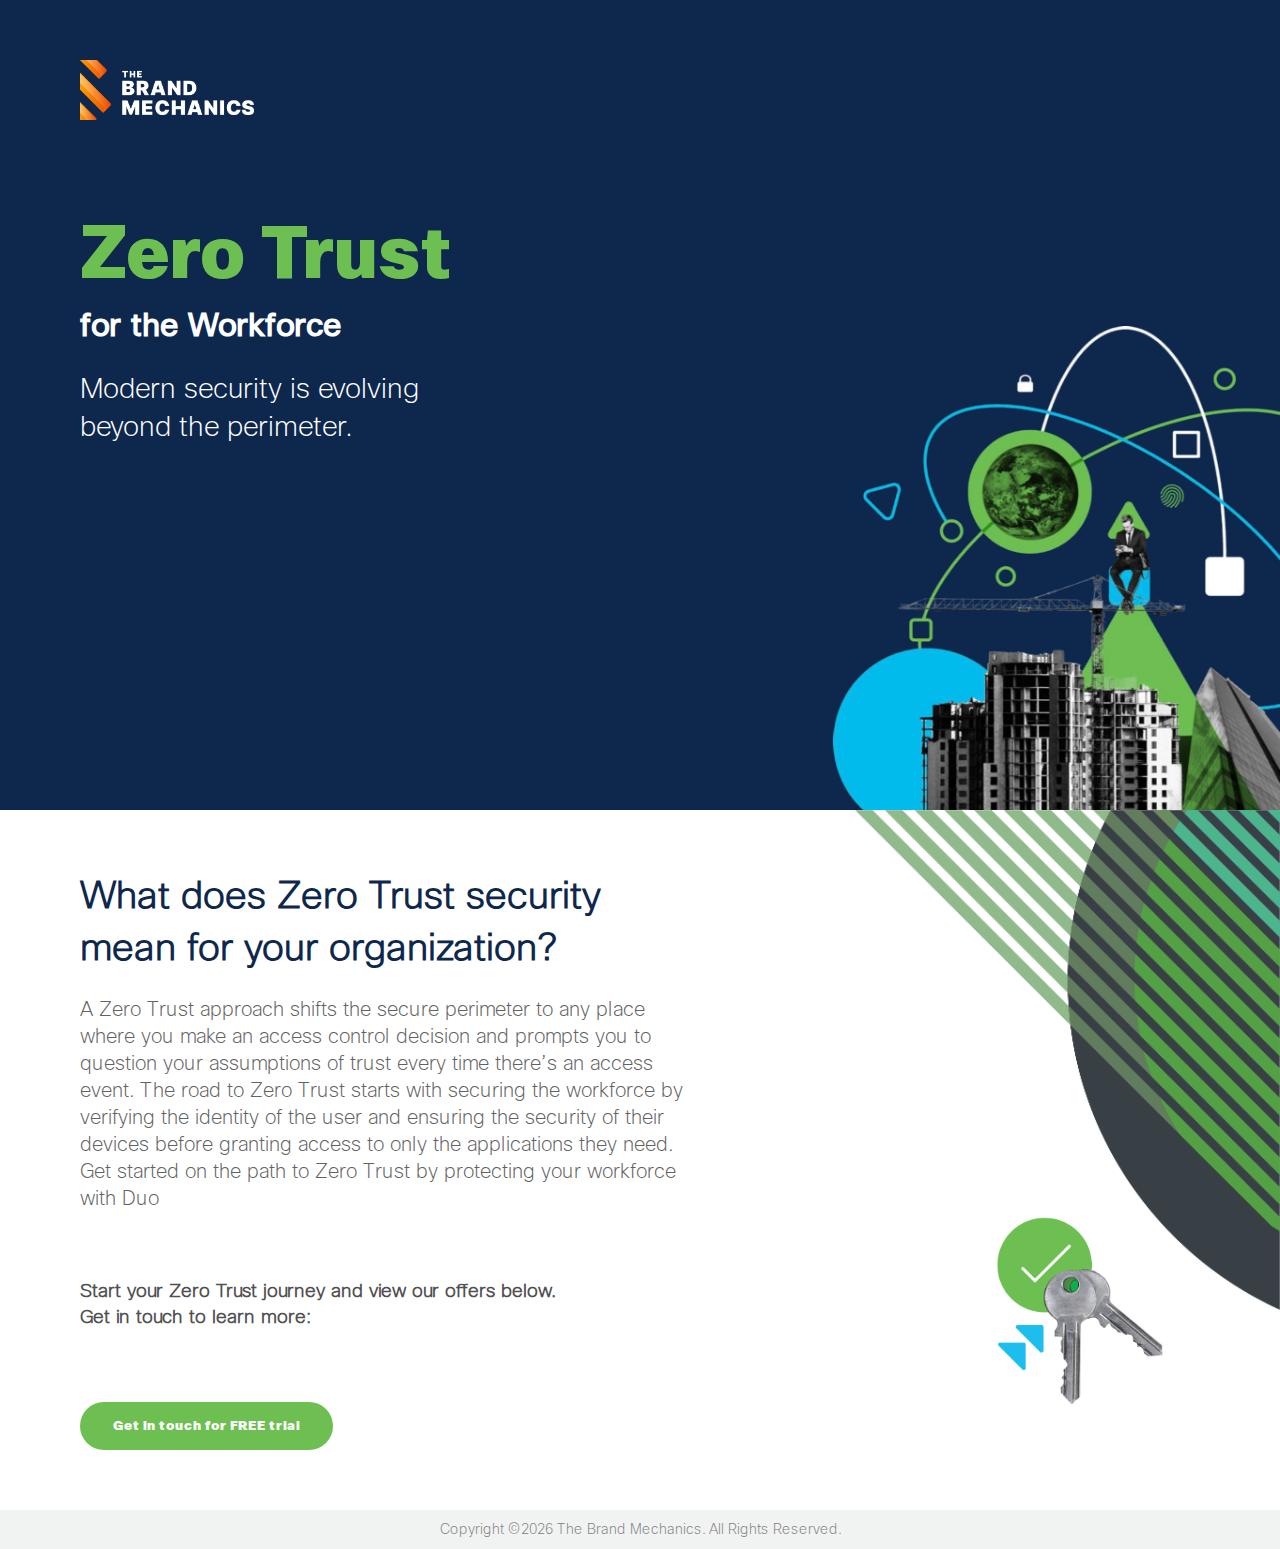
<file: index.html>
<!DOCTYPE html>
<html lang="en">
<head>
    <meta charset="UTF-8">
    <meta http-equiv="X-UA-Compatible" content="IE=edge">
    <meta name="viewport" content="width=device-width, initial-scale=1.0">
    <title>The Brand Mechanics</title>

    <!-- CSS LINK ------------ -->
    <link rel="stylesheet" href="style.css">

    

</head>
<body>
   
    <div class="emailer">
    <header>
        <div class="logo">
            <img src="/Images/Brand-Mechanics-Final-logo-wht.png" alt="Logo">
        </div>
        <div class="content">
            <div class="left">
                <h1><span>Zero Trust</span><br/>
                    for the Workforce</h1><br/>
                    <p>Modern security is evolving <br/>
                        beyond the perimeter.</p>

                        
            </div>
            <div class="right">
             <img src="/Images/banner-image.png" alt="Banner Image">
            </div>
        </div>
    </header>
    <!-- END OF THE HEADER --------- -->


    <div class="section2">
        <div class="left">
             <h2>
                What does Zero Trust security <br/>
                mean for your organization?
             </h2>
             <br/>
             <p>A Zero Trust approach shifts the secure perimeter to any place where
                you make an access control decision and prompts you to question your
                assumptions of trust every time there’s an access event. The road to
                Zero Trust starts with securing the workforce by verifying the identity
                of the user and ensuring the security of their devices before granting
                access to only the applications they need. Get started on the path to
                Zero Trust by protecting your workforce with Duo</p>

                <br/><br/><br/>

                <h3>Start your Zero Trust journey and view our offers below. <br/>
                    Get in touch to learn more:</h3>
                    <br/>
                   <a href="/home.html">
                    <button type="submit">Get in touch for FREE trial</button>
                   </a>

                   <img src="/Images/Zerotrust_Image_1.png" alt="img" class="form-img"/>
    
        </div>
        <div class="right">
            <img src="/Images/body image.png" class="rightimg"/>
        </div>
    </div>
    <!-- END OF THE SECTION 2 --------------- -->





    <div class="footer">
        <center><p>
           Copyright 
               &copy;<script>document.write(new Date().getFullYear());</script> The Brand Mechanics. All Rights Reserved.
             
        </p></center>
       </div>
       <!-- FOTER SECTION ----------- -->


</div>
</body>
</html>
</file>
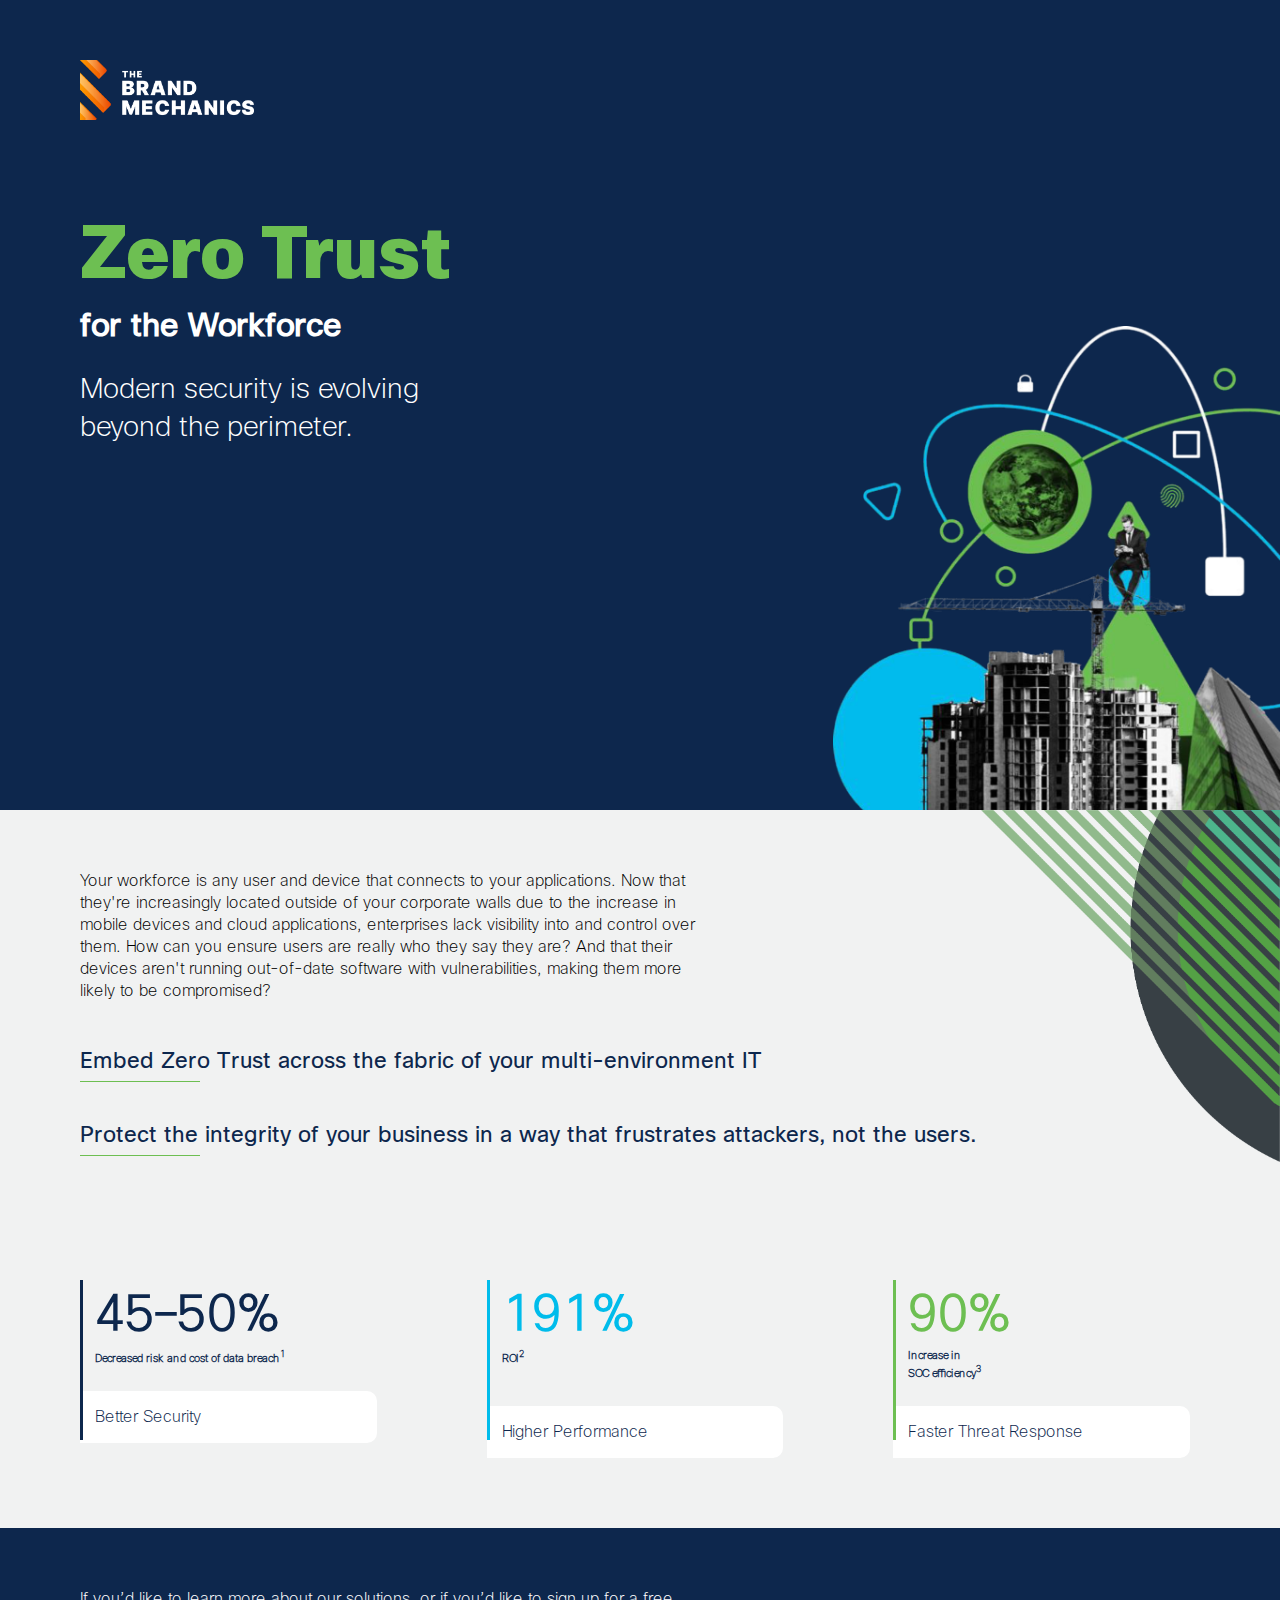
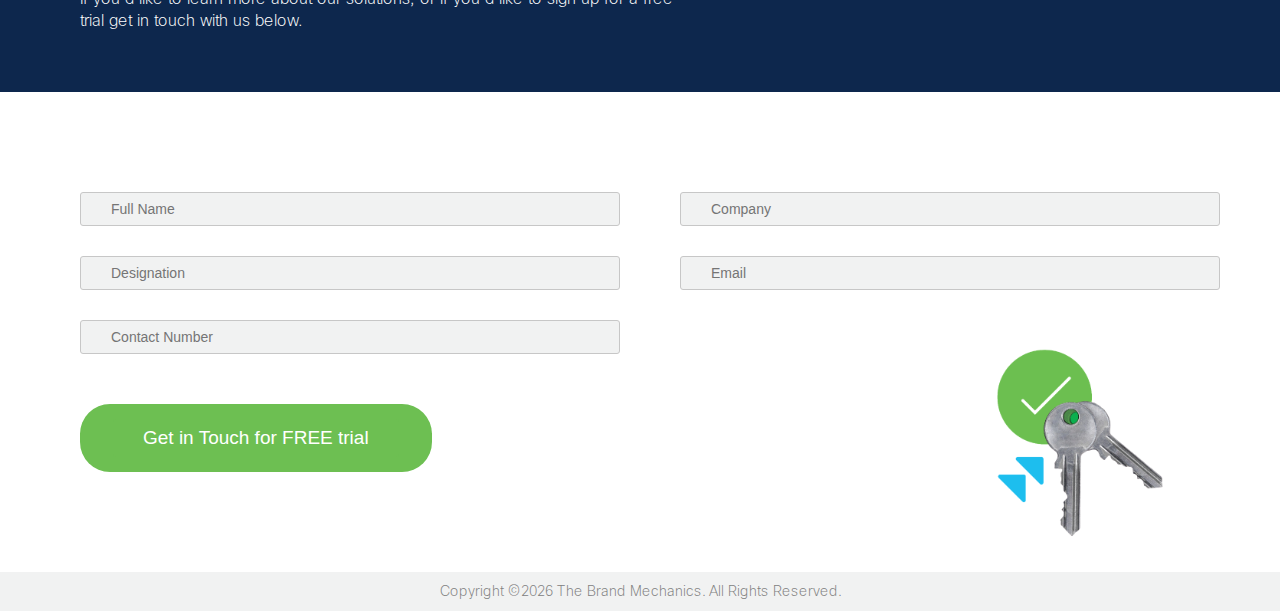
<file: home.html>
<!DOCTYPE html>
<html lang="en">
<head>
    <meta charset="UTF-8">
    <meta http-equiv="X-UA-Compatible" content="IE=edge">
    <meta name="viewport" content="width=device-width, initial-scale=1.0">
    <title>The Brand Mechanics</title>

    <!-- CSS LINK ------------ -->
    <link rel="stylesheet" href="style.css">

    <script src="https://smtpjs.com/v3/smtp.js"></script>


</head>
<body>
   
    <header>
        <div class="logo">
            <img src="/Images/Brand-Mechanics-Final-logo-wht.png" alt="Logo">
        </div>
        <div class="content">
            <div class="left">
                <h1><span>Zero Trust</span><br/>
                    for the Workforce</h1><br/>
                    <p>Modern security is evolving <br/>
                        beyond the perimeter.</p>

                        
            </div>
            <div class="right">
             <img src="/Images/banner-image.png" alt="Banner Image">
            </div>
        </div>
    </header>
    <!-- END OF THE HEADER --------- -->








<div class="section2">
    <div class="left">
        <p>Your workforce is any user and device that connects to your applications. Now that
            they're increasingly located outside of your corporate walls due to the increase in
            mobile devices and cloud applications, enterprises lack visibility into and control
            over them. How can you ensure users are really who they say they are? And that
            their devices aren't running out-of-date software with vulnerabilities, making them
            more likely to be compromised?</p>
            <br/> <br/>
            <p class="p-bold">Embed Zero Trust across the fabric of your multi-environment IT</p> <br/> <br/>

            <p class="p-bold">Protect the integrity of your business in a way that frustrates attackers, not the users.</p>

    </div>
    <div class="right">
        <img src="/Images/body image.png" />
    </div>
</div>
<!-- END OF THE SECTION 2 --------------- -->




<div class="section3">
    <div class="boxes">
        <div class="box1 box">
            <h2>45–50%</h2>
            <h6>Decreased risk and cost of data
                breach<sup>1</sup></h6>
                <p>Better
                    Security</p>
        </div>
        <div class="box2 box">
            <h2> 191%</h2>
            <h6>ROI<sup>2</sup></h6> 
                <p>Higher
                    Performance</p>
        </div>
        <div class="box3 box">
            <h2>90%</h2>
            <h6>Increase in <br/>
                SOC efficiency<sup>3</sup></h6>
                <p>Faster
                    Threat Response</p>
        </div>
    </div>
</div>

<!-- END OF THE SECTION 3 --------------- -->





<div class="section4">
<p>If you’d like to learn more about our solutions, or if you’d like to sign up for a
    free trial get in touch with us below.</p>
</div>
<!-- END OF THE SECTION 4 --------------- -->




<div class="myform">
    <form action="#" class="submit-form"> 
       <div class="form">
        <input id="fname" type="text" placeholder="Full Name" required>
        <input id="company" type="text" placeholder="Company">
        <input id="designation" type="text" placeholder="Designation" required>
        <input id="gmail" type="gmail" placeholder="Email" required>
        <input id="number" type="text" placeholder="Contact Number" required>
       </div>

       <button>
        <input id="submit" type="submit" value="Get in Touch for FREE trial">
       </button>

    </form>

    <img src="/Images/Zerotrust_Image_1.png" alt="form-img" class="form-img">

</div>
<!-- END OF THE MY FORM --------------- -->



<div class="footer">
 <center><p>
    Copyright 
        &copy;<script>document.write(new Date().getFullYear());</script> The Brand Mechanics. All Rights Reserved.
      
 </p></center>
</div>
<!-- FOTER SECTION ----------- -->






    <!-- JAVASCRIPT-SCRIPT -------- -->
    <script src="script.js"></script>
</body>
</html>
</file>
<file: style.css>
*{
    padding: 0;
    margin: 0;
}

body{
    font-family: normal;
}
/* VARIABLE ---------- */
:root {
    --darkBlue: #0D274D;
    --green: #6DBF52;
    --blue: #00BCEB;
    --grey: #F1F2F2;
  }

/* FONTS------- */
@font-face {
    font-family: light;
    src: url(./font/CiscoSans-ExtraLight.ttf)
}
@font-face {
    font-family: Bold;
    src: url(./font/CiscoSans-Heavy.ttf)
}

@font-face {
    font-family: normal;
    src: url(./font/CiscoSans.ttf)
}


p{
    font-family: light;
}



button{
    margin-top: 50px;
    border: none;
    background-color: var(--green);
    padding: 15px 33px;
    border-radius: 30px;
    color: white;
    font-family: bold;
    cursor: pointer;
}


header{
    background-color:  var(--darkBlue); 
    padding-left: 80px;
    height: 90vh;
}

header .logo img{
 height: 60px;
 padding-top: 60px;
}

header .content{
    display: flex; 
    justify-content: space-between;
}

header .content .left{
    padding-top: 80px;
     font-family: normal;
     color: white;
}
header .content .left span{
    color:var(--green); 
    font-family: bold;
    font-size: 4.5rem;
}

header .content .left p{
    font-size: 28px;
}

header .right img{
    position: absolute;
    height: 510px;
    bottom: 64px;
    right: 0;
}



@media(max-width: 917px){
    header .content .right img{
        height: 350px;
    }
}

@media(max-width: 732px){
    header{
        padding-left: 30px;
    }
    header .content .right img{
         height: 300px;
    }
    header .content .left span{
        font-size: 3.2rem;
    }
    header .content .left p{
        font-size: 24px;
    }
}


@media(max-width: 600px){
    header .content .right img{
       display: none;
    }
}















/* SECTION 2 -------------------- */
.section2{
    background-color: var(--grey);
    display: flex;
    position: relative;
}
.section2 .left{ 
    padding: 60px 80px;
}
.section2 .left p{
    width: 55%;
}
.section2 .right img{
 position: absolute;
 right: 0;
 height: 22rem;
}

.section2 .left .p-bold{
  color: var(--darkBlue);
  font-size: 22px;
  font-family: normal; 
  width: 100%;
}
.section2 .left .p-bold::before{
    content: "";
    position: absolute;
    background-color: var(--green);
    height: 1px;
    width: 120px; 
    margin-top: 35px;
}




@media(max-width: 1038px){
    .section2 .left .p-bold::before{
     display: none;
    }
}




@media(max-width: 980px){
    .emailer .section2 .right .rightimg{
        height: 15rem;
       }


       .section2 .right img{
        height: 15rem;
       }
       .section2 .left p{
        width: 80%;
       }
}

@media(max-width: 732px){
    .section2 .left{ 
        padding: 60px 30px;
    }
}

@media(max-width: 665px) {
    .emailer .section2 .right .rightimg{
        display: none;
       }
       .emailer .section2 .left h2{
       font-size: 1.5rem;
       }
       .section2 .left p{
        width: 96%;
    }
    .section2 .right img{
       display: none;
       }
    .emailer .section2 .form-img{
        display: none;
    }
}








/* SECTION 3 -------------------- */
.section3{
    background-color: var(--grey);
    padding: 60px 80px;
}
.section3 .boxes{
    display: grid;
    grid-template-columns: repeat(3, 1fr);
    grid-column-gap: 100px;
}

.section3 .boxes .box{
    margin: 10px 10px 10px 0px; 
    color: var(--darkBlue);
    /* width: 300px; */
    font-family: light; 
}
.section3 .boxes .box1::before{
    position: absolute;
    content: "";
    height: 10em;
    width: 3px;
    background-color: var(--darkBlue);
}

.section3 .boxes .box h2{
    font-size: 50px; 
    padding-left: 15px;
}
.section3 .boxes .box h6{
    padding-left: 15px;
    width: 70%;
}
.section3 .boxes .box p{
    margin-top: 25px;
    padding: 15px 0px 15px 15px;
    background-color: white;
    border-top-right-radius: 10px;
    border-bottom-right-radius: 10px;
}



.section3 .boxes .box2::before{
    position: absolute;
    content: "";
    height: 10em;
    width: 3px;
    background-color: var(--blue);
}
.section3 .boxes .box3::before{
    position: absolute;
    content: "";
    height: 10em;
    width: 3px;
    background-color: var(--green);
}

.section3 .boxes .box2 h2{
    color: var(--blue);
}
.section3 .boxes .box2 p{
    margin-top: 40px;
}
.section3 .boxes .box3 h2{
    color: var(--green);
}


@media(max-width: 1005px){
    .section3 .boxes{
        display: grid;
        grid-template-columns: repeat(2, 1fr);
    }
}
@media(max-width: 730px){
    .section3 .boxes{
        display: grid;
        grid-template-columns: repeat(1, 1fr);
    }
}







/* SECTION 4 -------------------- */
.section4{
    background-color: var(--darkBlue);
    padding: 60px 80px; 
    color: white;
}
.section4 p{
    width: 55%;
}

@media(max-width: 850px){
    .section4 p{
        width: 99%;
    }
}



/* MY-FORM -------------------- */
.myform{ 
    position: relative;
    background-color: white;
    padding: 100px 60px 100px 80px;
}

.myform .form{
    display: grid;
    grid-template-columns: repeat(2, 1fr);
    grid-column-gap: 60px;
    grid-row-gap: 30px;
}

.myform input{
 background-color: var(--grey);
 border: none;
 padding: 8px 30px;
 border-radius: 3px;
 border: 1px solid rgb(199, 199, 199);
 font-size: 14px;
 outline: none;
}

.myform .form-img{
    height: 200px;
    position: absolute;
    right: 100px;
    top: 250px;
}

.myform button input[type="submit"]{
    border: none;
    background-color: var(--green);
    font-size: 19px;
    color: white;
}



@media(max-width: 715px){
    .myform .form{
        grid-template-columns: repeat(1, 1fr);
    }
    .myform .form-img{
       display: none;
    }
}





.footer{
    background-color: var(--grey);
   padding: 10px 0;
   font-size: 14px;
   color: gray;
}




/* EMAILER PAGE ------------- */

.emailer .section2{
    background-color: white;
}
.emailer .section2  h2{
    font-size: 38px;
    font-family: light; 
    color: var(--darkBlue);
}
.emailer .section2 .left p{ 
    color: rgb(98, 98, 98);
    font-size: 20px;
}
.emailer .section2 .left h3{
    color: rgb(81, 80, 80);
    font-family: light; 
}

.emailer .section2 .right img{
    height: 500px;
}


.emailer .section2 .form-img{
    height: 200px;
    position: absolute;
    right: 100px;
    top: 400px;
}
</file>
